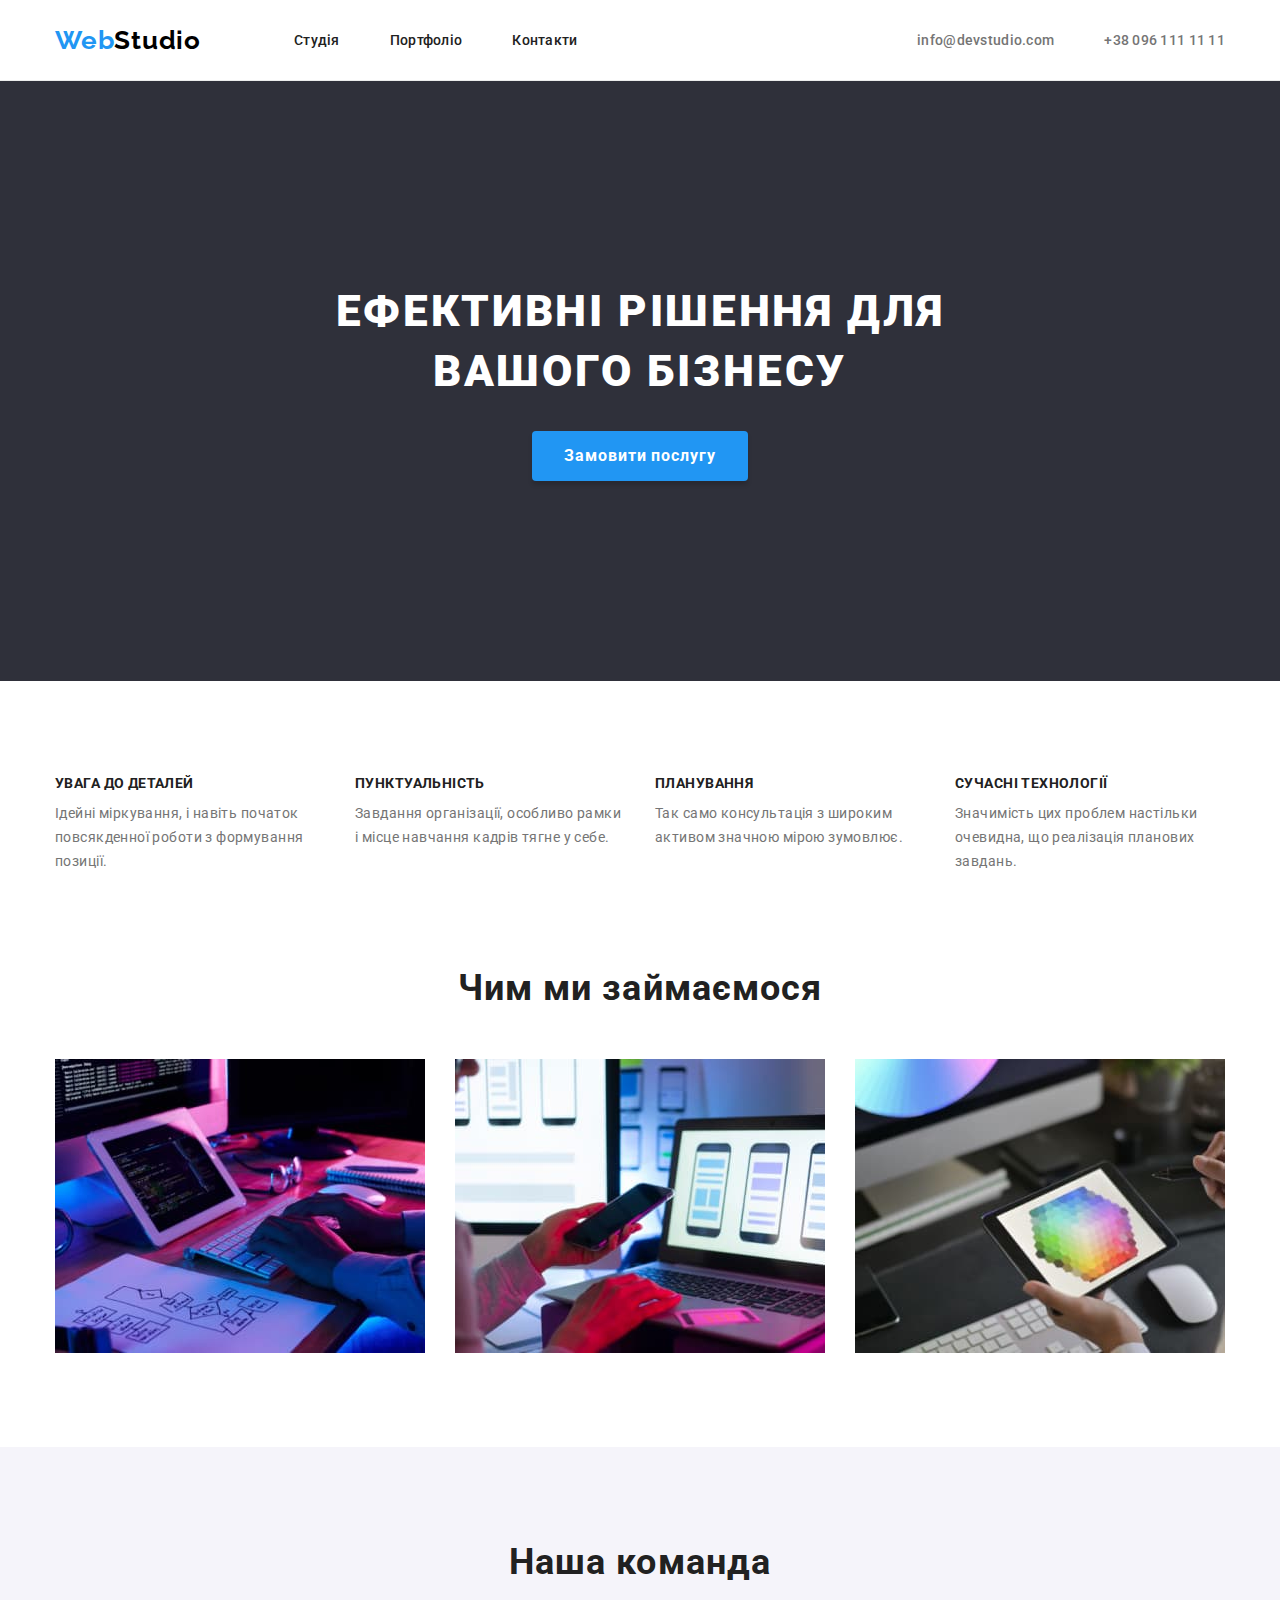
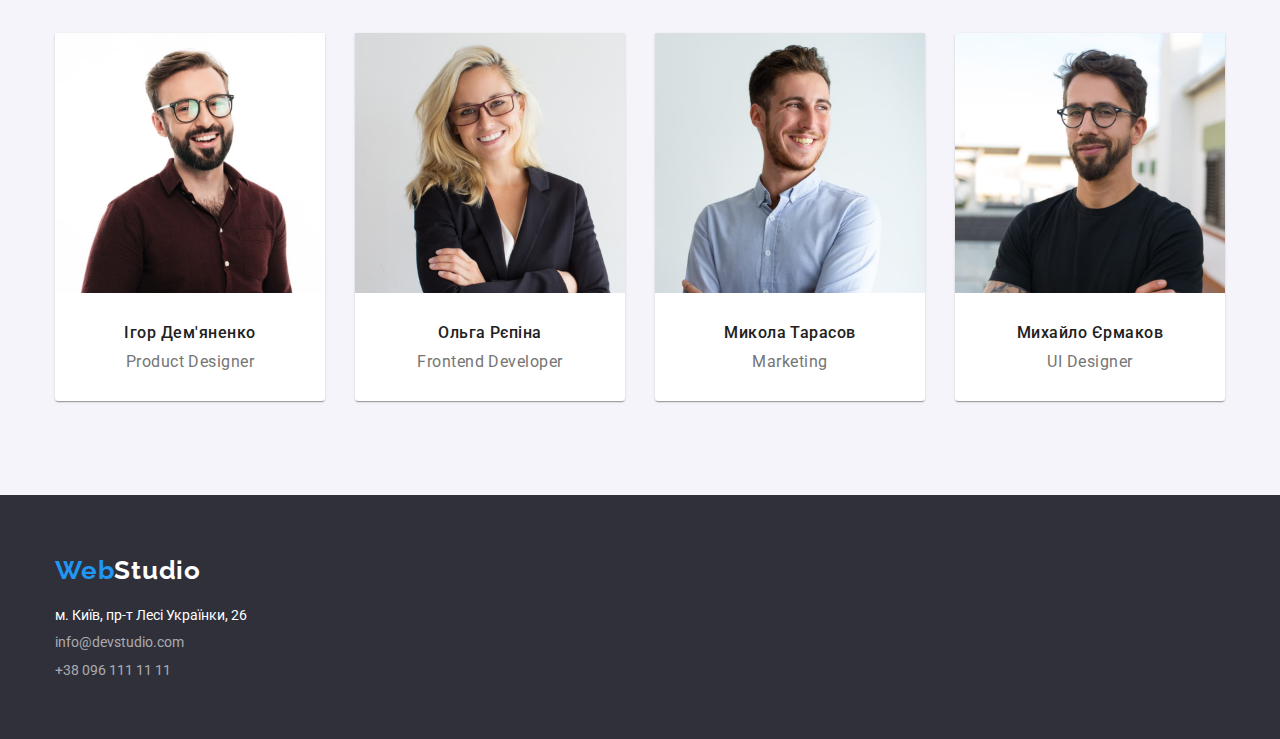
<file: index.html>
<!DOCTYPE html>
<html lang="uk">
<head>
    <meta charset="UTF-8">
    <meta http-equiv="X-UA-Compatible" content="IE=edge">
    <meta name="viewport" content="width=device-width, initial-scale=1.0">
    <title>Студія</title>
    <link href="https://fonts.googleapis.com/css2?family=Raleway:wght@700&family=Roboto:wght@400;500;700;900&display=swap"
        rel="stylesheet">
    <link rel="stylesheet" href="https://cdnjs.cloudflare.com/ajax/libs/modern-normalize/1.1.0/modern-normalize.min.css">
    <link rel="stylesheet" href="./css/styles.css">
</head>
<body>
    <header class="header">
        <div class="header-container container">
            <nav class="header-nav">
                <a class="logo-header logo link" href="./index.html"><span class="logo-web">Web</span>Studio</a>
                <ul class="header-nav-list list">
                    <li class="header-nav-item"><a class="header-nav-link link" href="./index.html">Студія</a></li>
                    <li class="header-nav-item"><a class="header-nav-link link" href="./portfolio.html">Портфоліо</a></li>
                    <li class="header-nav-item"><a class="header-nav-link link" href="">Контакти</a></li>
                </ul>
            </nav>
            <ul class="header-contacts-list list">
                <li class="contacts-list-item list"><a class="header-contacts-link link" href="mailto:info@devstudio.com">info@devstudio.com</a></li>
                <li class="contacts-list-item list"><a class="header-contacts-link link" href="tel:+380961111111">+38 096 111 11 11</a></li> 
            </ul>
        </div>
    </header>
    <main>
        <section class="section-hero section">
            <div class="container"> 
                <h1 class="hero-title">Ефективні рішення для вашого бізнесу</h1>
                <button class="order-btn btn" type="button">Замовити послугу</button>
            </div>
        </section>
        <section class="features-section section">
            <div class="container">
                <ul class="features-list list">
                    <li class="features-list-item">
                        <h3 class="features-list-title">увага до деталей</h3>
                        <p class="features-list-descr">Ідейні міркування, і навіть початок повсякденної роботи з формування позиції.</p>
                    </li>
                    <li class="features-list-item">
                        <h3 class="features-list-title">пунктуальність</h3>
                        <p class="features-list-descr">Завдання організації, особливо рамки і місце навчання кадрів тягне у себе.</p>
                    </li>
                    <li class="features-list-item">
                        <h3 class="features-list-title">планування</h3>
                        <p class="features-list-descr">Так само консультація з широким активом значною мірою зумовлює.</p>
                    </li>
                    <li class="features-list-item">
                        <h3 class="features-list-title">сучасні технології</h3>
                        <p class="features-list-descr">Значимість цих проблем настільки очевидна, що реалізація планових завдань.</p>
                    </li>
                </ul>
            </div>
        </section>
        <section class="activities-section section">
            <div class="container">
                <h2 class="activities-section-title">Чим ми займаємося</h2>
                <ul class="activities-list list">
                    <li class="activities-list-item"><a href=""><img src="./images/box1.jpg" alt="блок1" width="370"></a></li>
                    <li class="activities-list-item"><a href=""><img src="./images/box2.jpg" alt="блок2" width="370"></a></li>
                    <li class="activities-list-item"><a href=""><img src="./images/box3.jpg" alt="блок3" width="370"></a></li>    
                </ul>
            </div>
        </section>
        <section class="team-section section">
            <div class="container">
                <h2 class="team-section-title">Наша команда</h2>
                <ul class="team-members-list list">
                    <li class="team-member">
                        <img src="./images/product-designer.jpg" alt="Ігор Дем'яненко" width="270">
                        <div class="team-member-info">
                            <h4 class="team-member-name">Ігор Дем'яненко</h4>
                            <p class="team-member-position">Product Designer</p>
                        </div>
                    </li>
                    <li class="team-member">                  
                        <img src="./images/frontend-developer.jpg" alt="Ольга Рєпіна" width="270">
                        <div class="team-member-info">
                            <h4 class="team-member-name">Ольга Рєпіна</h4>
                            <p class="team-member-position">Frontend Developer</p>     
                        </div>                  
                    </li>
                    <li class="team-member">
                        <img src="./images/marketing.jpg" alt="Микола Тарасов" width="270">
                        <div class="team-member-info">
                            <h4 class="team-member-name">Микола Тарасов</h4>
                            <p class="team-member-position">Marketing</p>
                        </div>
                    </li>
                    <li class="team-member">
                        <img src="./images/ui-designer.jpg" alt="Михайло Єрмаков" width="270">
                        <div class="team-member-info">
                            <h4 class="team-member-name">Михайло Єрмаков</h4>
                            <p class="team-member-position">UI Designer</p>
                        </div>
                    </li>
                </ul>
            </div>
        </section>
    </main>
    <footer class="footer">
        <div class="footer-container container">
            <a class="logo-footer logo link" href="./index.html"><span class="logo-web">Web</span>Studio</a>
            <address>
                <ul class="footer-contacts-list list">
                    <li class="footer-contacts-item"><a class="footer-contacts-link link-adress link" href="https://goo.gl/maps/jEyTyZV9MVDJUVoX8" target="_blank">м. Київ, пр-т Лесі Українки, 26</a></li>
                    <li class="footer-contacts-item"><a class="footer-contacts-link link-mail link" href="mailto:info@devstudio.com">info@devstudio.com</a></li>
                    <li class="footer-contacts-item"><a class="footer-contacts-link link-tel link" href="tel:+380961111111">+38 096 111 11 11</a></li>
                </ul>
            </address>
        </div>
    </footer>
</body>
</html>
</file>
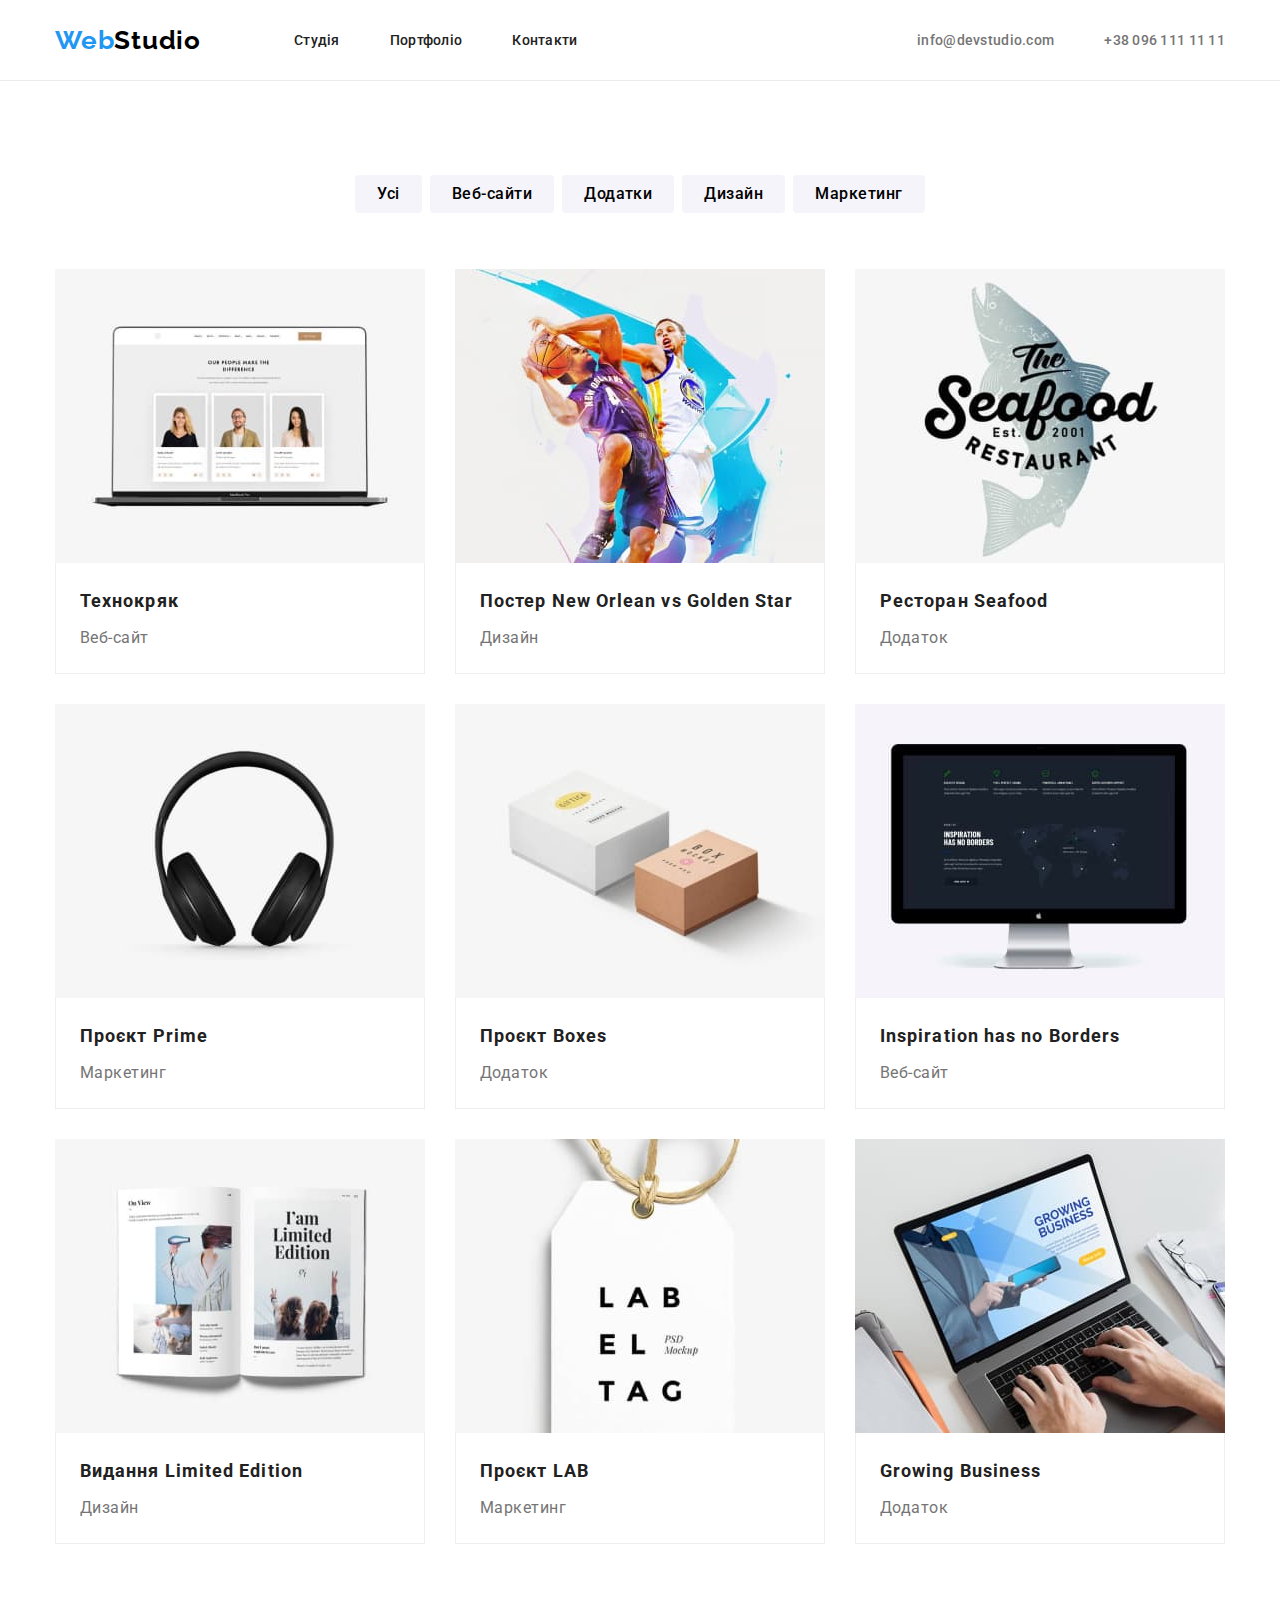
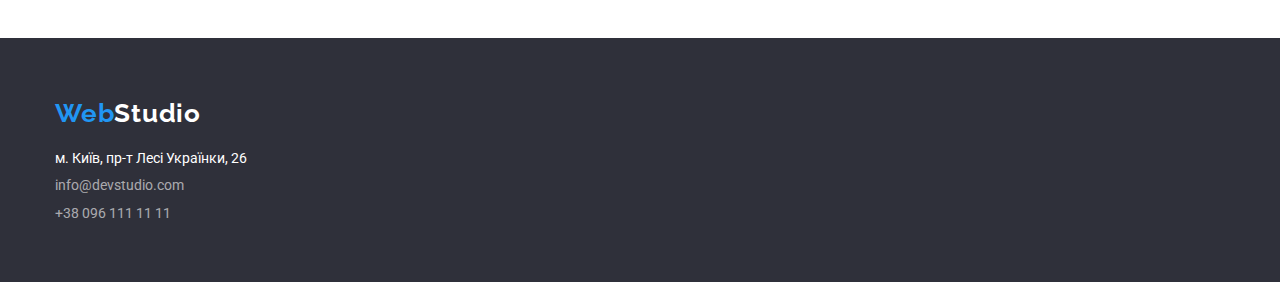
<file: portfolio.html>
<!DOCTYPE html>
<html lang="uk">
  <head>
    <meta charset="UTF-8" />
    <meta http-equiv="X-UA-Compatible" content="IE=edge" />
    <meta name="viewport" content="width=device-width, initial-scale=1.0" />
    <title>Портфоліо</title>
    <link
      href="https://fonts.googleapis.com/css2?family=Raleway:wght@700&family=Roboto:wght@400;500;700;900&display=swap"
      rel="stylesheet"/>
    <link rel="stylesheet" href="https://cdnjs.cloudflare.com/ajax/libs/modern-normalize/1.1.0/modern-normalize.min.css">
    <link rel="stylesheet" href="./css/styles.css" />
  </head>
  <body>
    <header class="header">
      <div class="header-container container">
          <nav class="header-nav">
              <a class="logo-header logo link" href="./index.html"><span class="logo-web">Web</span>Studio</a>
              <ul class="header-nav-list list">
                  <li class="header-nav-item"><a class="header-nav-link link" href="./index.html">Студія</a></li>
                  <li class="header-nav-item"><a class="header-nav-link link" href="./portfolio.html">Портфоліо</a></li>
                  <li class="header-nav-item"><a class="header-nav-link link" href="">Контакти</a></li>
              </ul>
          </nav>
          <ul class="header-contacts-list list">
              <li class="contacts-list-item list"><a class="header-contacts-link link" href="mailto:info@devstudio.com">info@devstudio.com</a></li>
              <li class="contacts-list-item list"><a class="header-contacts-link link" href="tel:+380961111111">+38 096 111 11 11</a></li> 
          </ul>
      </div>
  </header>
    <main>
      <section class="portfolio-section section">
        <div class="container">
          <h1 class="visually-hidden">Портфоліо</h1>
          <ul class="filtr-btn-list list">
            <li class="filtr-btn-item">
              <button class="filtr-btn btn" type="button">Усі</button>
            </li>
            <li class="filtr-btn-item">
              <button class="filtr-btn btn" type="button">Веб-сайти</button>
            </li>
            <li class="filtr-btn-item">
              <button class="filtr-btn btn" type="button">Додатки</button>
            </li>
            <li class="filtr-btn-item">
              <button class="filtr-btn btn" type="button">Дизайн</button>
            </li>
            <li class="filtr-btn-item">
              <button class="filtr-btn btn" type="button">Маркетинг</button>
            </li>
          </ul>
          <ul class="projects-list list">
            <li class="projects-list-item">
              <div class="project-card">
                <img src="./images/portfolio1.jpg" alt="Проєкт1" width="370" />
                <div class ="projects-list-content">
                  <h2 class="projects-item-name">Технокряк</h2>
                  <p class="projects-item-type">Веб-сайт</p>
                </div>
              </div>
            </li>
            <li class="projects-list-item">
              <div class="project-card">
                <img src="./images/portfolio2.jpg" alt="Проєкт2" width="370" />
                <div class ="projects-list-content">
                  <h2 class="projects-item-name">Постер New Orlean vs Golden Star</h2>
                  <p class="projects-item-type">Дизайн</p>
                </div>
              </div>
            </li>
            <li class="projects-list-item">
              <div class="project-card">
                <img src="./images/portfolio3.jpg" alt="Проєкт3" width="370" />
                <div class ="projects-list-content">
                  <h2 class="projects-item-name">Ресторан Seafood</h2>
                  <p class="projects-item-type">Додаток</p>
                </div>
              </div>
            </li>
            <li class="projects-list-item">
              <div class="project-card">
                <img src="./images/portfolio4.jpg" alt="Проєкт4" width="370" />
                <div class ="projects-list-content">
                  <h2 class="projects-item-name">Проєкт Prime</h2>
                  <p class="projects-item-type">Маркетинг</p>
                </div>
              </div>
            </li>
            <li class="projects-list-item">
              <div class="project-card">
                <img src="./images/portfolio5.jpg" alt="Проєкт5" width="370" />
                <div class ="projects-list-content">
                  <h2 class="projects-item-name">Проєкт Boxes</h2>
                  <p class="projects-item-type">Додаток</p>
                </div>
              </div>
            </li>
            <li class="projects-list-item">
              <div class="project-card">
                <img src="./images/portfolio6.jpg" alt="Проєкт6" width="370" />
                <div class ="projects-list-content">
                  <h2 class="projects-item-name">Inspiration has no Borders</h2>
                  <p class="projects-item-type">Веб-сайт</p>
                </div>
              </div>
            </li>
            <li class="projects-list-item">
              <div class="project-card">
                <img src="./images/portfolio7.jpg" alt="Проєкт7" width="370" />
                <div class ="projects-list-content">
                  <h2 class="projects-item-name">Видання Limited Edition</h2>
                  <p class="projects-item-type">Дизайн</p>
                </div>
              </div>
            </li>
            <li class="projects-list-item">
              <div class="project-card">
                <img src="./images/portfolio8.jpg" alt="Проєкт8" width="370" />
                <div class ="projects-list-content">
                  <h2 class="projects-item-name">Проєкт LAB</h2>
                  <p class="projects-item-type">Маркетинг</p>
                </div>
              </div>
            </li>
            <li class="projects-list-item">
              <div class="project-card">
                <img src="./images/portfolio9.jpg" alt="Проєкт9" width="370" />
                <div class ="projects-list-content">
                  <h2 class="projects-item-name">Growing Business</h2>
                  <p class="projects-item-type">Додаток</p>
                </div>
              </div>
            </li>
          </ul>
        </div>
      </section>
    </main>
    <footer class="footer">
      <div class="footer-container container">
          <a class="logo-footer logo link" href="./index.html"><span class="logo-web">Web</span>Studio</a>
          <address>
              <ul class="footer-contacts-list list">
                  <li class="footer-contacts-item"><a class="footer-contacts-link link-adress link" href="https://goo.gl/maps/jEyTyZV9MVDJUVoX8" target="_blank">м. Київ, пр-т Лесі Українки, 26</a></li>
                  <li class="footer-contacts-item"><a class="footer-contacts-link link-mail link" href="mailto:info@devstudio.com">info@devstudio.com</a></li>
                  <li class="footer-contacts-item"><a class="footer-contacts-link link-tel link" href="tel:+380961111111">+38 096 111 11 11</a></li>
              </ul>
          </address>
      </div>
  </footer>
  </body>
</html>
</file>
<file: css/styles.css>
/*GENERAL STYLES*/

:root {
    --main-text-color: #212121;
    --another-text-color: #757575;
    --accent-color: #2196F3;
    --main-white-color: #FFFFFF;
    --logo-color: #000000;
    --bgr-color: #F5F4FA;
    --main-bgr-color: #2F303A;
    --bgr-second-color: #F5F5F5;
    --contacts-link-color: rgba(255, 255, 255, 0.6);
    --active-btn-bgr: #188CE8;
    --ul-items-gap: 30px;
}

h1,
h2,
h3,
h4,
h5,
h6,
p,
ul {
    margin: 0;
}

ul {
    padding-left: 0;
}

img {
    display: block;
}

body {
    font-family: Roboto, sans-serif;
    color: var(--main-text-color);
}

.list {
    list-style: none;
}

.link {
    text-decoration: none;
}

.btn {
    cursor: pointer;
}

.header-contacts-link:hover,
.footer-contacts-link:hover {
    color: var(--accent-color);
}

.header-contacts-link:focus {
    color: var(--accent-color);
}

.footer-contacts-link:focus {
    color: var(--accent-color);
}

.header-nav-list .header-nav-link:hover,
.header-nav-list .header-nav-link:focus {
    color: var(--accent-color);
}

.filtr-btn-list .filtr-btn:hover,
.filtr-btn-list .filtr-btn:focus {
    color: var(--main-white-color);
    background-color: var(--accent-color);
}

.container {
    width: 1200px;
    padding-right: 15px;
    padding-left: 15px;
    margin-right: auto;
    margin-left: auto;
}

.section {
    padding-top: 94px;
    padding-bottom: 94px;
}


/* HEADER */


.header {
    border-bottom: 1px solid #ECECEC;
    background-color: var(--main-white-color);
}

.header-container {
    display: flex;
    align-items: center;
}

.logo {
    font-family: 'Raleway';
    font-weight: 700;
    font-size: 26px;
    line-height: calc(31 / 26);
    letter-spacing: 0.03em;
}

.logo-header {
    display: block;
    align-self: center;
    margin-right: 93px;
    color: var(--logo-color);
}

.logo-web {
    color: var(--accent-color);
}

.header-nav {
    display: flex;
}

.header-nav-list {
    display: flex;
}

.header-nav-item + .header-nav-item {
    margin-left: 50px;
}

.header-nav-link {
    display: block;
    padding-top: 32px;
    padding-bottom: 32px;
    font-weight: 500;
    font-size: 14px;
    line-height: calc(16 / 14);
    letter-spacing: 0.02em;
    color: var(--main-text-color);
}

.header-contacts-list {
    display: flex;
    margin-left: auto;
}

.contacts-list-item + .contacts-list-item {
    margin-left: 50px;
}

.header-contacts-link {
    display: block;
    font-weight: 500;
    font-size: 14px;
    line-height: calc(16 / 14);
    letter-spacing: 0.02em;
    color: var(--another-text-color); 
}

/*MAIN*/

.section-hero {
    padding-top: 200px;
    padding-bottom: 200px;
    text-align: center;
    background-color: var(--main-bgr-color);
}

.hero-title {
    max-width: 696px;
    margin-right: auto;
    margin-left: auto;
    margin-bottom: 30px;
    font-weight: 900;
    font-size: 44px;
    line-height: calc(60 / 44);
    text-align: center;
    letter-spacing: 0.06em;
    text-transform: uppercase;
    color: var(--main-white-color);
}

.order-btn {
    padding-top: 10px;
    padding-right: 32px;
    padding-bottom: 10px;
    padding-left: 32px;
    border-style: none;
    border-radius: 4px;
    font-family: Roboto;
    font-weight: 700;
    font-size: 16px;
    line-height: calc(30 / 16);
    align-items: center;
    text-align: center;
    letter-spacing: 0.06em;
    color: var(--main-white-color);
    background-color: var(--accent-color);
    box-shadow: 0px 4px 4px rgba(0, 0, 0, 0.15);
}

.order-btn:hover {
    background-color: var(--active-btn-bgr);
}

.order-btn:focus {
    background-color: var(--active-btn-bgr);
}

.features-section {
    padding-bottom: 0;
    background-color: var(--main-white-color);
}

.features-list {
    display: flex;
}

.features-list-item + .features-list-item {
    margin-left: var(--ul-items-gap);
}

.features-list-item {
    flex-basis: calc((100% - 90px) / 4);
}

.features-list-title {
    margin-bottom: 10px;
    font-weight: 700;
    font-size: 14px;
    line-height: calc(16 / 14);
    letter-spacing: 0.03em;
    text-transform: uppercase;
}

.features-list-descr {
    font-size: 14px;
    line-height: calc(24 / 14);
    letter-spacing: 0.03em;
    color: var(--another-text-color);
}

.activities-section {
    background-color: var(--main-white-color);
}

.activities-list {
    display: flex;
}

.activities-list-item + .activities-list-item {
    margin-left: var(--ul-items-gap);
}

.activities-list-item {
    flex-basis: calc(( 100% - 60px) / 3);
}

.activities-section-title,
.team-section-title {
    margin-bottom: 50px;
    font-weight: 700;
    font-size: 36px;
    line-height: calc(42 / 36);
    text-align: center;
    letter-spacing: 0.03em;
}

.team-section {
    background-color: var(--bgr-color);
}

.team-members-list {
    display: flex;
}

.team-member {
    flex-basis: calc(( 100% - 90px) / 4);
    box-shadow: 0px 2px 1px -1px rgba(0, 0, 0, 0.2),
    0px 1px 1px 0px rgba(0, 0, 0, 0.14), 0px 1px 3px 0px rgba(0, 0, 0, 0.12);
    border-bottom-right-radius: 3px;
    border-bottom-left-radius: 3px;
    background-color: var(--main-white-color);
}

.team-member + .team-member {
    margin-left: var(--ul-items-gap);
}

.team-member-info {
    padding-top: 30px;
    padding-bottom: 30px;
}

.team-member-name {
    margin-bottom: 10px;
    font-weight: 500;
    font-size: 16px;
    line-height: calc(19 / 16);
    text-align: center;
    letter-spacing: 0.03em;
}

.team-member-position {
    font-size: 16px;
    line-height: calc(19 / 16);
    text-align: center;
    letter-spacing: 0.03em;
    color: var(--another-text-color);
}

/*FOOTER*/

.footer {
    padding-top: 60px;
    padding-bottom: 60px;
    background-color: var(--main-bgr-color);
}

.logo-footer {
    display: block;
    margin-bottom: 20px;
    color: var(--main-white-color);
}

.logo-web {
    color: var(--accent-color);
}

.footer-contacts-item:not(:last-child) {
    margin-bottom: 9px;
}

.footer-contacts-link {
    font-style: normal;
    font-family: inherit;
    font-size: 14px;
}

.link-adress {
    color: var(--main-white-color);
}

.link-mail,
.link-tel {
    color: var(--contacts-link-color);
}

/*PORTFOLIO*/

.portfolio-section {
    background-color: var(--main-white-color);
}

.visually-hidden {
    position: absolute;
    width: 1px;
    height: 1px;
    margin: -1px;
    border: 0;
    padding: 0;
    white-space: nowrap;
    clip-path: inset(100%);
    clip: rect(0 0 0 0);
    overflow: hidden;
}

.filtr-btn-list {
    display: flex;
    justify-content: center;
    margin-bottom: 56px;
}

.filtr-btn {
    flex-basis: calc((100% - 32px) / 5);
    border-style: none;
    border-radius: 4px;
    font-family: Roboto;
    font-weight: 500;
    font-size: 16px;
    line-height: calc(26 / 16);
    text-align: center;
    letter-spacing: 0.03em;
    background-color: var(--bgr-color);
}

.filtr-btn {
    padding-top: 6px;
    padding-right: 22px;
    padding-bottom: 6px;
    padding-left: 22px;
}

.filtr-btn-item + .filtr-btn-item {
    margin-left: 8px;
}

.projects-list {
    display: flex;
    flex-wrap: wrap;
    gap: var(--ul-items-gap);
}


.project-card {
    flex-basis: calc((100% - 60px) / 3);
}

.projects-list-content {
    padding-top: 20px;
    padding-right: 24px;
    padding-bottom: 20px;
    padding-left: 24px;
    border: 1px solid #EEEEEE;
    border-top: none;
}

.projects-item-name {
    margin-bottom: 4px;
    font-weight: 700;
    font-size: 18px;
    line-height: calc(36 / 18);
    letter-spacing: 0.06em;
}

.projects-item-type{
    font-size: 16px;
    line-height: calc(30 / 16);
    letter-spacing: 0.03em;
    color: var(--another-text-color);
}
</file>
